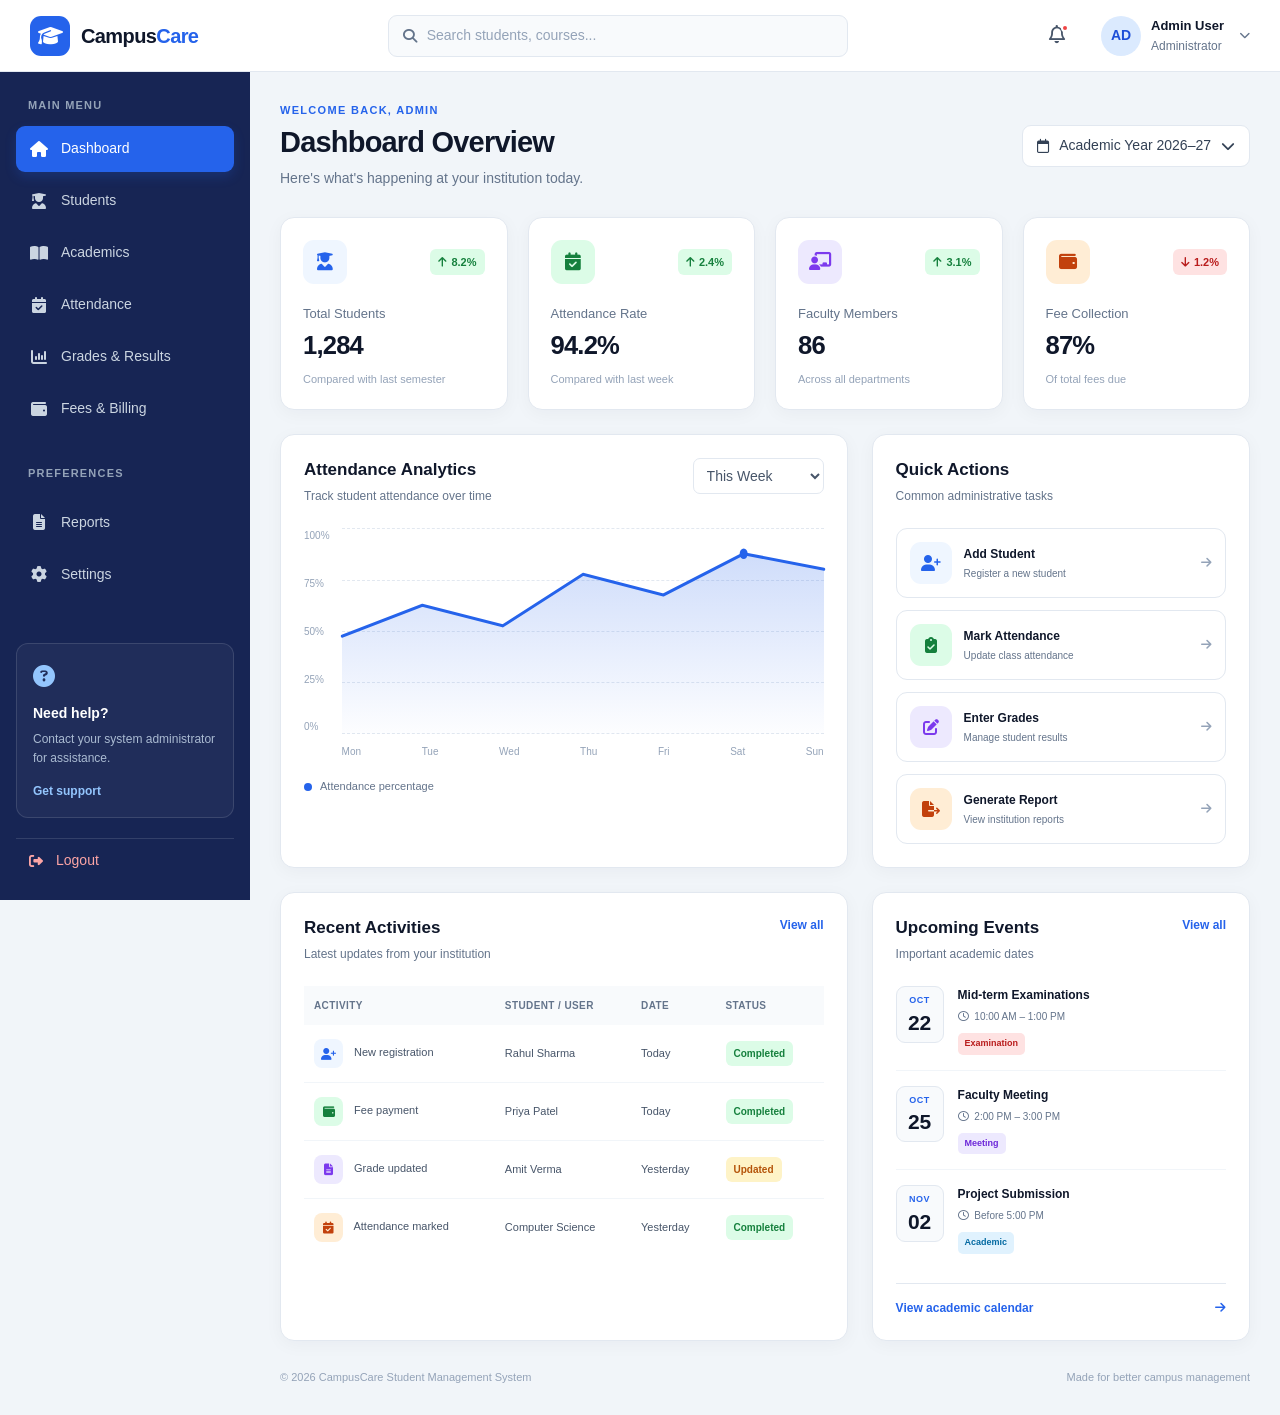
<file: FrontEnd/Index.html>
<!DOCTYPE html>
<html lang="en">

<head>
    <!-- Tells the browser that this document uses UTF-8 characters. -->
    <meta charset="UTF-8">

    <!-- Makes the website adjust to mobile, tablet, and desktop screens. -->
    <meta name="viewport" content="width=device-width, initial-scale=1.0">

    <!-- The title appears in the browser tab. -->
    <title>Student Management System - Dashboard</title>

    <!-- Connects this HTML file to the separate CSS file. -->
    <!-- Both files must be in the same folder for this path to work. -->
    <link rel="stylesheet" href="Index.css">

    <!-- Loads Font Awesome icons from the internet. -->
    <!-- Example: fa-house displays a house icon. -->
    <link
        rel="stylesheet"
        href="https://cdnjs.cloudflare.com/ajax/libs/font-awesome/6.5.2/css/all.min.css">
</head>

<body>

    <!-- =====================================================
         MAIN APPLICATION CONTAINER
         Contains the complete dashboard interface.
         ===================================================== -->
    <div class="app-container">


        <!-- =================================================
             1. TOP HEADER
             Contains the application logo, search, and profile.
             ================================================= -->
        <header class="top-header">

            <!-- Clicking the brand takes the user to the dashboard. -->
            <a href="Index.html" class="brand">

                <!-- Icon displayed beside the application name. -->
                <span class="brand-icon">
                    <i class="fa-solid fa-graduation-cap"></i>
                </span>

                <!-- Application name. -->
                <span class="brand-name">
                    Campus<span>Care</span>
                </span>

            </a>


            <!-- Search area for students, courses, and other records. -->
            <!-- This is only the visual input; JavaScript is needed to search. -->
            <div class="header-search">

                <!-- Search icon. -->
                <i class="fa-solid fa-magnifying-glass"></i>

                <!-- Input where the user can type a search term. -->
                <input
                    type="search"
                    placeholder="Search students, courses..."
                    aria-label="Search students and courses">

            </div>


            <!-- Contains notifications and the administrator profile. -->
            <div class="header-actions">

                <!-- Notification button. -->
                <!-- A real notification system needs JavaScript and backend data. -->
                <button
                    type="button"
                    class="icon-button"
                    aria-label="Notifications">

                    <i class="fa-regular fa-bell"></i>

                    <!-- Small red dot indicating a notification. -->
                    <span class="notification-dot"></span>

                </button>


                <!-- Administrator profile information. -->
                <div class="profile">

                    <!-- Placeholder initials for the user's profile picture. -->
                    <div class="profile-avatar">AD</div>

                    <div class="profile-info">
                        <strong>Admin User</strong>
                        <span>Administrator</span>
                    </div>

                    <!-- Small arrow beside the profile. -->
                    <i class="fa-solid fa-chevron-down profile-arrow"></i>

                </div>

            </div>

        </header>


        <!-- =================================================
             2. SIDEBAR NAVIGATION
             Contains links to the main application pages.
             ================================================= -->
        <aside class="sidebar">

            <!-- Sidebar section heading. -->
            <p class="sidebar-label">MAIN MENU</p>


            <!-- The nav element groups navigation links together. -->
            <nav class="sidebar-nav" aria-label="Main navigation">

                <!-- Dashboard link.
                     The active class highlights the current page. -->
                <a
                    href="Index.html"
                    class="nav-link active"
                    aria-current="page">

                    <i class="fa-solid fa-house"></i>
                    <span>Dashboard</span>

                </a>


                <!-- Opens the student list page when that file exists. -->
                <a href="StudentPage.html" class="nav-link">
                    <i class="fa-solid fa-user-graduate"></i>
                    <span>Students</span>
                </a>


                <!-- Opens the academics page when created. -->
                <a href="Academics.html" class="nav-link">
                    <i class="fa-solid fa-book-open"></i>
                    <span>Academics</span>
                </a>


                <!-- Opens the attendance management page. -->
                <a href="Attendance.html" class="nav-link">
                    <i class="fa-solid fa-calendar-check"></i>
                    <span>Attendance</span>
                </a>


                <!-- Opens the grades and results page. -->
                <a href="Grades.html" class="nav-link">
                    <i class="fa-solid fa-chart-column"></i>
                    <span>Grades &amp; Results</span>
                </a>


                <!-- Opens the fee management page. -->
                <a href="Billing.html" class="nav-link">
                    <i class="fa-solid fa-wallet"></i>
                    <span>Fees &amp; Billing</span>
                </a>


                <!-- Separates the main menu from additional links. -->
                <p class="sidebar-label secondary-label">PREFERENCES</p>


                <!-- Opens the reports page. -->
                <a href="Reports.html" class="nav-link">
                    <i class="fa-solid fa-file-lines"></i>
                    <span>Reports</span>
                </a>


                <!-- Opens the settings page. -->
                <a href="Settings.html" class="nav-link">
                    <i class="fa-solid fa-gear"></i>
                    <span>Settings</span>
                </a>

            </nav>


            <!-- Help information displayed near the bottom of the sidebar. -->
            <div class="sidebar-help">

                <div class="help-icon">
                    <i class="fa-solid fa-circle-question"></i>
                </div>

                <h3>Need help?</h3>

                <p>
                    Contact your system administrator for assistance.
                </p>

                <!-- Opens the visitor's default email application. -->
                <!-- Replace this example email with your real support email. -->
                <a href="mailto:admin@example.com">Get support</a>

            </div>


            <!-- Navigates to the login page.
                 This link alone does not destroy a real login session. -->
            <a href="LoginPage.html" class="logout-link">

                <i class="fa-solid fa-right-from-bracket"></i>
                <span>Logout</span>

            </a>

        </aside>


        <!-- =================================================
             3. MAIN DASHBOARD CONTENT
             Everything displayed to the right of the sidebar
             on desktop screens goes inside this main element.
             ================================================= -->
        <main class="main-content">


            <!-- Page title and academic-year selector. -->
            <section class="page-heading">

                <div>
                    <!-- Small introductory text above the main heading. -->
                    <p class="welcome-text">WELCOME BACK, ADMIN</p>

                    <!-- Main heading for this page. -->
                    <h1>Dashboard Overview</h1>

                    <!-- Short description below the heading. -->
                    <p class="page-description">
                        Here's what's happening at your institution today.
                    </p>
                </div>


                <!-- Academic-year selector design.
                     It is not connected to actual data yet. -->
                <button type="button" class="date-button">

                    <i class="fa-regular fa-calendar"></i>

                    Academic Year 2026–27

                    <i class="fa-solid fa-chevron-down"></i>

                </button>

            </section>


            <!-- =================================================
                 4. KPI CARDS
                 KPI means Key Performance Indicator.
                 These cards display important summary numbers.
                 ================================================= -->
            <section class="kpi-grid" aria-label="Institution statistics">


                <!-- KPI CARD 1: TOTAL STUDENTS -->
                <article class="kpi-card">

                    <div class="kpi-top">

                        <!-- Icon for the student statistic. -->
                        <div class="kpi-icon blue-icon">
                            <i class="fa-solid fa-user-graduate"></i>
                        </div>

                        <!-- Example percentage change. -->
                        <span class="trend positive">
                            <i class="fa-solid fa-arrow-up"></i>
                            8.2%
                        </span>

                    </div>

                    <p class="kpi-label">Total Students</p>

                    <!-- Example value. Replace with database data later. -->
                    <h2>1,284</h2>

                    <p class="kpi-footnote">
                        Compared with last semester
                    </p>

                </article>


                <!-- KPI CARD 2: ATTENDANCE RATE -->
                <article class="kpi-card">

                    <div class="kpi-top">

                        <div class="kpi-icon green-icon">
                            <i class="fa-solid fa-calendar-check"></i>
                        </div>

                        <span class="trend positive">
                            <i class="fa-solid fa-arrow-up"></i>
                            2.4%
                        </span>

                    </div>

                    <p class="kpi-label">Attendance Rate</p>

                    <h2>94.2%</h2>

                    <p class="kpi-footnote">
                        Compared with last week
                    </p>

                </article>


                <!-- KPI CARD 3: FACULTY MEMBERS -->
                <article class="kpi-card">

                    <div class="kpi-top">

                        <div class="kpi-icon purple-icon">
                            <i class="fa-solid fa-chalkboard-user"></i>
                        </div>

                        <span class="trend positive">
                            <i class="fa-solid fa-arrow-up"></i>
                            3.1%
                        </span>

                    </div>

                    <p class="kpi-label">Faculty Members</p>

                    <h2>86</h2>

                    <p class="kpi-footnote">
                        Across all departments
                    </p>

                </article>


                <!-- KPI CARD 4: FEE COLLECTION -->
                <article class="kpi-card">

                    <div class="kpi-top">

                        <div class="kpi-icon orange-icon">
                            <i class="fa-solid fa-wallet"></i>
                        </div>

                        <span class="trend negative">
                            <i class="fa-solid fa-arrow-down"></i>
                            1.2%
                        </span>

                    </div>

                    <p class="kpi-label">Fee Collection</p>

                    <h2>87%</h2>

                    <p class="kpi-footnote">
                        Of total fees due
                    </p>

                </article>

            </section>


            <!-- =================================================
                 5. MIDDLE DASHBOARD SECTION
                 Contains attendance analytics and quick actions.
                 ================================================= -->
            <section class="middle-grid">


                <!-- ATTENDANCE ANALYTICS PANEL -->
                <article class="panel analytics-panel">

                    <div class="panel-heading">

                        <div>
                            <h2>Attendance Analytics</h2>

                            <p>
                                Track student attendance over time
                            </p>
                        </div>

                        <!-- Allows choosing a time period visually.
                             JavaScript is needed to update the chart. -->
                        <select aria-label="Attendance time period">
                            <option>This Week</option>
                            <option>This Month</option>
                            <option>This Semester</option>
                        </select>

                    </div>


                    <!-- Chart layout: labels on the left and chart on the right. -->
                    <div class="chart-placeholder">

                        <!-- Vertical-axis labels. -->
                        <div class="chart-y-axis">
                            <span>100%</span>
                            <span>75%</span>
                            <span>50%</span>
                            <span>25%</span>
                            <span>0%</span>
                        </div>


                        <!-- Main area containing the graph. -->
                        <div class="chart-area">

                            <!-- Horizontal grid lines behind the graph. -->
                            <div class="chart-grid-lines">
                                <span></span>
                                <span></span>
                                <span></span>
                                <span></span>
                                <span></span>
                            </div>


                            <!-- SVG draws a sample line graph without a chart library.
                                 Its coordinates are illustrative, not real data. -->
                            <svg
                                class="attendance-chart"
                                viewBox="0 0 600 200"
                                preserveAspectRatio="none"
                                role="img"
                                aria-label="Illustrative attendance trend chart">

                                <!-- Gradient used to shade the area under the line. -->
                                <defs>
                                    <linearGradient
                                        id="attendanceFill"
                                        x1="0"
                                        y1="0"
                                        x2="0"
                                        y2="1">

                                        <stop
                                            offset="0%"
                                            stop-color="#2563eb"
                                            stop-opacity="0.22" />

                                        <stop
                                            offset="100%"
                                            stop-color="#2563eb"
                                            stop-opacity="0.01" />

                                    </linearGradient>
                                </defs>


                                <!-- Filled area below the attendance line. -->
                                <path
                                    d="M 0 105
                                       L 100 75
                                       L 200 95
                                       L 300 45
                                       L 400 65
                                       L 500 25
                                       L 600 40
                                       L 600 200
                                       L 0 200 Z"
                                    fill="url(#attendanceFill)" />


                                <!-- Connects the points to form the graph line. -->
                                <polyline
                                    points="0,105 100,75 200,95 300,45
                                            400,65 500,25 600,40"
                                    fill="none"
                                    stroke="#2563eb"
                                    stroke-width="3"
                                    stroke-linecap="round"
                                    stroke-linejoin="round" />


                                <!-- Marks one point on the line. -->
                                <circle
                                    cx="500"
                                    cy="25"
                                    r="5"
                                    fill="#2563eb" />

                            </svg>


                            <!-- Labels along the horizontal axis. -->
                            <div class="chart-x-axis">
                                <span>Mon</span>
                                <span>Tue</span>
                                <span>Wed</span>
                                <span>Thu</span>
                                <span>Fri</span>
                                <span>Sat</span>
                                <span>Sun</span>
                            </div>

                        </div>

                    </div>


                    <!-- Explains what the blue graph represents. -->
                    <div class="chart-legend">
                        <span class="legend-dot"></span>
                        <span>Attendance percentage</span>
                    </div>

                </article>


                <!-- QUICK ACTIONS PANEL -->
                <article class="panel quick-actions-panel">

                    <div class="panel-heading">
                        <div>
                            <h2>Quick Actions</h2>
                            <p>Common administrative tasks</p>
                        </div>
                    </div>


                    <!-- Each action links to a different application page. -->
                    <div class="quick-actions-grid">


                        <!-- Add student action. -->
                        <a href="AddStudent.html" class="action-card">

                            <span class="action-icon blue-icon">
                                <i class="fa-solid fa-user-plus"></i>
                            </span>

                            <span>
                                <strong>Add Student</strong>
                                <small>Register a new student</small>
                            </span>

                            <i class="fa-solid fa-arrow-right action-arrow"></i>

                        </a>


                        <!-- Attendance action. -->
                        <a href="Attendance.html" class="action-card">

                            <span class="action-icon green-icon">
                                <i class="fa-solid fa-clipboard-check"></i>
                            </span>

                            <span>
                                <strong>Mark Attendance</strong>
                                <small>Update class attendance</small>
                            </span>

                            <i class="fa-solid fa-arrow-right action-arrow"></i>

                        </a>


                        <!-- Grades action. -->
                        <a href="Grades.html" class="action-card">

                            <span class="action-icon purple-icon">
                                <i class="fa-solid fa-pen-to-square"></i>
                            </span>

                            <span>
                                <strong>Enter Grades</strong>
                                <small>Manage student results</small>
                            </span>

                            <i class="fa-solid fa-arrow-right action-arrow"></i>

                        </a>


                        <!-- Reports action. -->
                        <a href="Reports.html" class="action-card">

                            <span class="action-icon orange-icon">
                                <i class="fa-solid fa-file-export"></i>
                            </span>

                            <span>
                                <strong>Generate Report</strong>
                                <small>View institution reports</small>
                            </span>

                            <i class="fa-solid fa-arrow-right action-arrow"></i>

                        </a>

                    </div>

                </article>

            </section>


            <!-- =================================================
                 6. BOTTOM DASHBOARD SECTION
                 Contains recent activities and upcoming events.
                 ================================================= -->
            <section class="bottom-grid">


                <!-- RECENT ACTIVITIES PANEL -->
                <article class="panel activity-panel">

                    <div class="panel-heading">

                        <div>
                            <h2>Recent Activities</h2>
                            <p>Latest updates from your institution</p>
                        </div>

                        <a href="Reports.html" class="view-all">
                            View all
                        </a>

                    </div>


                    <!-- Allows the table to scroll horizontally on small screens. -->
                    <div class="table-wrapper">

                        <table>

                            <!-- Column headings. -->
                            <thead>
                                <tr>
                                    <th>Activity</th>
                                    <th>Student / User</th>
                                    <th>Date</th>
                                    <th>Status</th>
                                </tr>
                            </thead>


                            <!-- Example activity records. -->
                            <tbody>

                                <!-- Activity row 1. -->
                                <tr>
                                    <td>
                                        <span class="table-icon blue-icon">
                                            <i class="fa-solid fa-user-plus"></i>
                                        </span>
                                        New registration
                                    </td>

                                    <td>Rahul Sharma</td>
                                    <td>Today</td>

                                    <td>
                                        <span class="status-badge success">
                                            Completed
                                        </span>
                                    </td>
                                </tr>


                                <!-- Activity row 2. -->
                                <tr>
                                    <td>
                                        <span class="table-icon green-icon">
                                            <i class="fa-solid fa-wallet"></i>
                                        </span>
                                        Fee payment
                                    </td>

                                    <td>Priya Patel</td>
                                    <td>Today</td>

                                    <td>
                                        <span class="status-badge success">
                                            Completed
                                        </span>
                                    </td>
                                </tr>


                                <!-- Activity row 3. -->
                                <tr>
                                    <td>
                                        <span class="table-icon purple-icon">
                                            <i class="fa-solid fa-file-lines"></i>
                                        </span>
                                        Grade updated
                                    </td>

                                    <td>Amit Verma</td>
                                    <td>Yesterday</td>

                                    <td>
                                        <span class="status-badge pending">
                                            Updated
                                        </span>
                                    </td>
                                </tr>


                                <!-- Activity row 4. -->
                                <tr>
                                    <td>
                                        <span class="table-icon orange-icon">
                                            <i class="fa-solid fa-calendar-check"></i>
                                        </span>
                                        Attendance marked
                                    </td>

                                    <td>Computer Science</td>
                                    <td>Yesterday</td>

                                    <td>
                                        <span class="status-badge success">
                                            Completed
                                        </span>
                                    </td>
                                </tr>

                            </tbody>

                        </table>

                    </div>

                </article>


                <!-- UPCOMING EVENTS PANEL -->
                <article class="panel events-panel">

                    <div class="panel-heading">

                        <div>
                            <h2>Upcoming Events</h2>
                            <p>Important academic dates</p>
                        </div>

                        <a href="Academics.html" class="view-all">
                            View all
                        </a>

                    </div>


                    <!-- Groups the upcoming events vertically. -->
                    <div class="event-list">


                        <!-- Event 1. -->
                        <div class="event-item">

                            <!-- Date shown inside a calendar-like box. -->
                            <div class="event-date">
                                <span>OCT</span>
                                <strong>22</strong>
                            </div>

                            <div class="event-details">

                                <h3>Mid-term Examinations</h3>

                                <p>
                                    <i class="fa-regular fa-clock"></i>
                                    10:00 AM – 1:00 PM
                                </p>

                                <span class="event-category exam-category">
                                    Examination
                                </span>

                            </div>

                        </div>


                        <!-- Event 2. -->
                        <div class="event-item">

                            <div class="event-date">
                                <span>OCT</span>
                                <strong>25</strong>
                            </div>

                            <div class="event-details">

                                <h3>Faculty Meeting</h3>

                                <p>
                                    <i class="fa-regular fa-clock"></i>
                                    2:00 PM – 3:00 PM
                                </p>

                                <span class="event-category meeting-category">
                                    Meeting
                                </span>

                            </div>

                        </div>


                        <!-- Event 3. -->
                        <div class="event-item">

                            <div class="event-date">
                                <span>NOV</span>
                                <strong>02</strong>
                            </div>

                            <div class="event-details">

                                <h3>Project Submission</h3>

                                <p>
                                    <i class="fa-regular fa-clock"></i>
                                    Before 5:00 PM
                                </p>

                                <span class="event-category academic-category">
                                    Academic
                                </span>

                            </div>

                        </div>

                    </div>


                    <!-- Link to the academic calendar page. -->
                    <a href="Academics.html" class="all-events-link">

                        View academic calendar

                        <i class="fa-solid fa-arrow-right"></i>

                    </a>

                </article>

            </section>


            <!-- =================================================
                 7. FOOTER
                 Displayed at the bottom of the dashboard.
                 ================================================= -->
            <footer class="page-footer">

                <p>
                    &copy; 2026 CampusCare Student Management System
                </p>

                <p>
                    Made for better campus management
                </p>

            </footer>

        </main>

    </div>

</body>
</html>
</file>
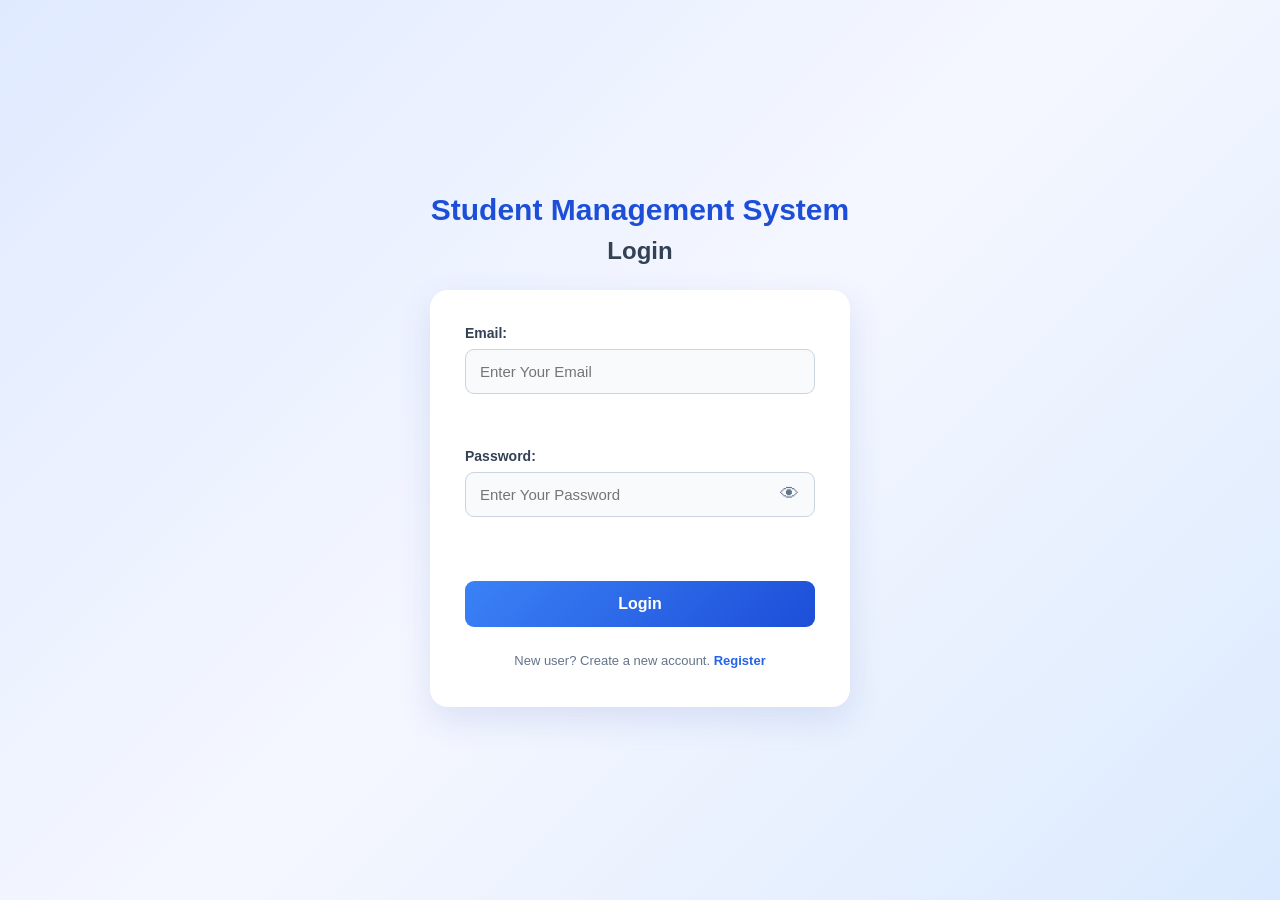
<file: FrontEnd/LoginPage.html>
<!DOCTYPE html>
<html lang="en">
<head>
    <meta charset="UTF-8">
    <meta name="viewport" content="width=device-width, initial-scale=1.0">
    <title>Login Page</title>
    <link rel="stylesheet" href="LoginPage.css">
</head>
<body>

    <h1>Student Management System</h1>
    <h2>Login</h2>

    <form action="/login" method="POST" onsubmit="return ValidateForm()" novalidate>

        <label for="email">Email:</label>
        <input
            type="email"
            id="email"
            name="email"
            placeholder="Enter Your Email"
            required
        >
         <p id="EmailError" style="color: red;"></p>

        <br><br>


<label for="password">Password:</label>

<div class="password-wrapper">
    <input
        type="password"
        id="password"
        name="password"
        placeholder="Enter Your Password"
    >

    <button
        type="button"
        class="show-password"
        id="togglePassword"
        aria-label="Show password"
        aria-pressed="false"
    >👁</button>
</div>


        <p id="PasswordError" style="color: red;"></p>

        <br><br>

        <button type="submit"> Login </button>

        <p>
            New user? Create a new account.
            <a href="RegisterPage.html">Register</a>
        </p>
    </form>

    <script src="LoginPage.js"></script>
</body>
</html>
</file>
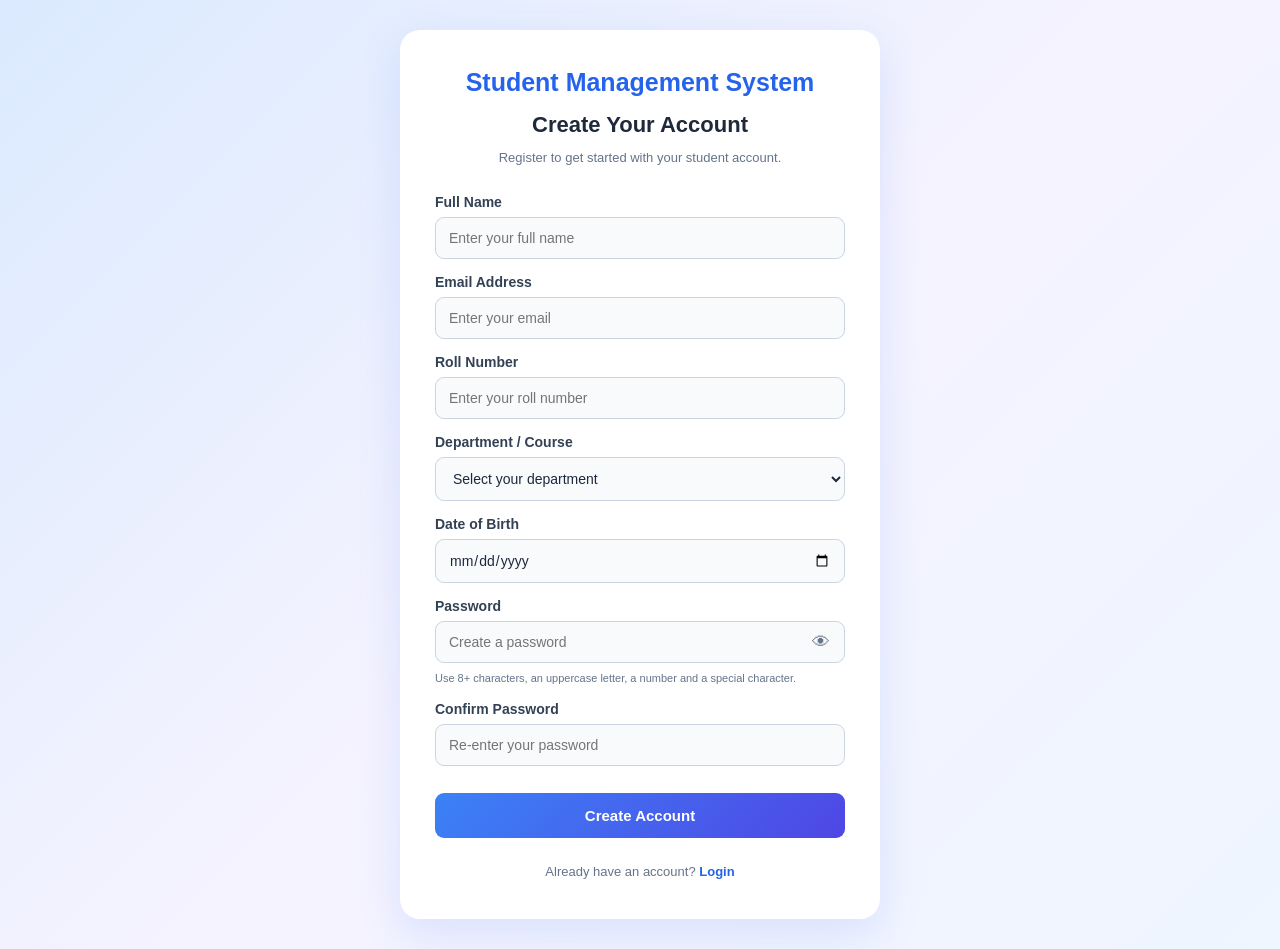
<file: FrontEnd/RegisterPage.html>
<!DOCTYPE html>
<html lang="en">
<head>
    <meta charset="UTF-8">
    <meta name="viewport" content="width=device-width, initial-scale=1.0">

    <title>Student Registration</title>

    <!-- Connect the CSS file to design this registration page -->
    <link rel="stylesheet" href="RegisterPage.css">
</head>
<body>

    <!-- Main registration card -->
    <div class="register-container">

        <!-- Website heading -->
        <h1>Student Management System</h1>
        <h2>Create Your Account</h2>

        <p class="subtitle">
            Register to get started with your student account.
        </p>

        <!-- Registration form; JavaScript checks the fields before proceeding -->
        <form id="registerForm" novalidate>

            <!-- Name field: takes the student's full name -->
            <label for="name">Full Name</label>
            <input
                type="text"
                id="name"
                name="name"
                placeholder="Enter your full name"
                autocomplete="name"
                required
            >
            <p class="error" id="NameError"></p>

            <!-- Email field: takes the student's email address -->
            <label for="email">Email Address</label>
            <input
                type="email"
                id="email"
                name="email"
                placeholder="Enter your email"
                autocomplete="email"
                required
            >
            <p class="error" id="EmailError"></p>

            <!-- Roll number field: identifies the student in the college -->
            <label for="rollNumber">Roll Number</label>
            <input
                type="text"
                id="rollNumber"
                name="rollNumber"
                placeholder="Enter your roll number"
                required
            >
            <p class="error" id="RollError"></p>

            <!-- Department field: lets the student select their course -->
            <label for="department">Department / Course</label>
            <select id="department" name="department" required>
                <option value="">Select your department</option>
                <option value="BCA">BCA</option>
                <option value="MCA">MCA</option>
                <option value="BBA">BBA</option>
                <option value="MBA">MBA</option>
                <option value="B.Tech">B.Tech</option>
                <option value="M.Tech">M.Tech</option>
                <option value="B.Sc">B.Sc</option>
                <option value="M.Sc">M.Sc</option>
                <option value="B.Com">B.Com</option>
                <option value="Other">Other</option>
            </select>
            <p class="error" id="DepartmentError"></p>

            <!-- Date of birth field: collects the student's birth date -->
            <label for="dob">Date of Birth</label>
            <input
                type="date"
                id="dob"
                name="dob"
                autocomplete="bday"
                required
            >
            <p class="error" id="DobError"></p>

            <!-- Password field: lets the student create a password -->
            <label for="password">Password</label>
            <div class="password-wrapper">
                <input
                    type="password"
                    id="password"
                    name="password"
                    placeholder="Create a password"
                    autocomplete="new-password"
                    required
                >

                <!-- This button shows or hides the password -->
                <button
                    type="button"
                    class="show-password"
                    id="togglePassword"
                    aria-label="Show password"
                    aria-pressed="false"
                >👁</button>
            </div>
            <p class="hint">
                Use 8+ characters, an uppercase letter, a number
                and a special character.
            </p>
            <p class="error" id="PasswordError"></p>

            <!-- Confirm password: checks that both password entries match -->
            <label for="confirmPassword">Confirm Password</label>
            <input
                type="password"
                id="confirmPassword"
                name="confirmPassword"
                placeholder="Re-enter your password"
                autocomplete="new-password"
                required
            >
            <p class="error" id="ConfirmPasswordError"></p>

            <!-- Submit button: starts registration validation -->
            <button type="submit" class="register-button">
                Create Account
            </button>

            <!-- Link for students who already have an account -->
            <p class="login-link">
                Already have an account?
                <a href="LoginPage.html">Login</a>
            </p>

        </form>
    </div>

    <!-- Load JavaScript after the HTML elements exist -->
    <script src="RegisterPage.js"></script>
</body>
</html>
</file>
<file: FrontEnd/Index.css>
/* =========================================================
   SECTION 1: GLOBAL RESET
   ========================================================= */

/*
   Browsers add default margins and padding to some elements.
   This reset removes them so we can control the layout ourselves.
*/
* {
    margin: 0;
    padding: 0;

    /*
       With border-box, width includes content, padding, and border.
       This makes calculating element sizes much easier.
    */
    box-sizing: border-box;
}


/* =========================================================
   SECTION 2: DESIGN VARIABLES
   ========================================================= */

/*
   :root stores reusable CSS variables.

   Instead of writing the same color many times, we define it once.
   Example: var(--primary) uses the primary blue color.

   If you change a variable here, all elements using it update.
*/
:root {
    /* Main brand colors */
    --primary: #2563eb;
    --primary-dark: #1d4ed8;
    --primary-light: #eff6ff;

    /* Sidebar colors */
    --sidebar-bg: #172554;
    --sidebar-text: #cbd5e1;

    /* Page and card colors */
    --page-bg: #f1f5f9;
    --surface: #ffffff;

    /* Text colors */
    --text-primary: #0f172a;
    --text-secondary: #64748b;

    /* Borders and separators */
    --border: #e2e8f0;

    /* Success status colors */
    --success: #15803d;
    --success-bg: #dcfce7;

    /* Warning status colors */
    --warning: #b45309;
    --warning-bg: #fef3c7;

    /* Error status colors */
    --danger: #b91c1c;
    --danger-bg: #fee2e2;

    /* Additional icon colors */
    --purple: #7c3aed;
    --purple-bg: #ede9fe;

    --orange: #c2410c;
    --orange-bg: #ffedd5;

    --green: #15803d;
    --green-bg: #dcfce7;

    /* Reusable rounded-corner sizes */
    --radius: 14px;
    --radius-small: 9px;

    /* Subtle shadow used on dashboard cards */
    --shadow: 0 4px 18px rgba(15, 23, 42, 0.04);

    /* Duration used by hover and focus transitions */
    --transition: 0.2s ease;
}


/* =========================================================
   SECTION 3: BODY AND DEFAULT ELEMENTS
   ========================================================= */

body {
    /*
       Uses Inter when available, then system fonts as fallbacks.
       This avoids depending on one specific font being installed.
    */
    font-family: Inter, "Segoe UI", Arial, sans-serif;

    /* Applies the light background to the complete page. */
    background: var(--page-bg);

    /* Default text color for the dashboard. */
    color: var(--text-primary);

    /* Standard text size and line spacing. */
    font-size: 14px;
    line-height: 1.5;
}

/*
   Makes buttons, inputs, and dropdowns inherit the page font.
   Otherwise, some browsers use different default fonts.
*/
button,
input,
select {
    font: inherit;
}

/*
   Removes the default underline from links.
   Individual links can still be underlined on hover if desired.
*/
a {
    color: inherit;
    text-decoration: none;
}

/* Shows the hand cursor over buttons. */
button {
    cursor: pointer;
}


/* =========================================================
   SECTION 4: MAIN APPLICATION CONTAINER
   ========================================================= */

/*
   This is the outermost wrapper around the header, sidebar,
   and main content.
*/
.app-container {
    /*
       Ensures the application is at least as tall as the screen.
       The page can grow taller when its content requires it.
    */
    min-height: 100vh;
}


/* =========================================================
   SECTION 5: TOP HEADER
   ========================================================= */

.top-header {
    /* Sets the header's normal height. */
    height: 72px;

    /* Adds space to the left and right of header content. */
    padding: 0 30px;

    background: var(--surface);

    /* Separates the header from the content below it. */
    border-bottom: 1px solid var(--border);

    /*
       Flexbox places the logo, search box, and profile
       in one horizontal row.
    */
    display: flex;

    /* Vertically centers the header's children. */
    align-items: center;

    /*
       Distributes free horizontal space between the children.
    */
    justify-content: space-between;

    /* Adds a minimum gap between header sections. */
    gap: 28px;

    /*
       Keeps the header visible at the top when the page scrolls.
    */
    position: sticky;
    top: 0;

    /*
       Places the header above normal page content.
       The sidebar has a lower stacking level.
    */
    z-index: 100;
}


/* =========================================================
   SECTION 6: BRAND AND LOGO
   ========================================================= */

.brand {
    display: flex;
    align-items: center;

    /* Adds space between the icon and application name. */
    gap: 11px;

    /*
       Prevents the brand from shrinking when the search box
       or other header content needs space.
    */
    flex-shrink: 0;
}

.brand-icon {
    width: 40px;
    height: 40px;

    background: var(--primary);
    color: white;

    /* Rounds the corners of the logo background. */
    border-radius: 11px;

    /* Centers the graduation-cap icon. */
    display: flex;
    align-items: center;
    justify-content: center;

    font-size: 20px;
}

.brand-name {
    font-size: 20px;
    font-weight: 800;

    /* Slightly tightens the spacing between letters. */
    letter-spacing: -0.6px;
}

/* Highlights the second part of the brand name. */
.brand-name span {
    color: var(--primary);
}


/* =========================================================
   SECTION 7: HEADER SEARCH BOX
   ========================================================= */

.header-search {
    /*
       The search box can grow but cannot exceed 460px.
       width: 100% lets it use available space up to that limit.
    */
    max-width: 460px;
    width: 100%;

    height: 42px;

    /* Places the search icon and input next to each other. */
    display: flex;
    align-items: center;
    gap: 10px;

    padding: 0 14px;

    border: 1px solid var(--border);
    border-radius: var(--radius-small);

    background: #f8fafc;
    color: var(--text-secondary);

    /* Smoothly animates border and background changes. */
    transition: var(--transition);
}

/*
   :focus-within applies when the input inside this container
   has keyboard or pointer focus.
*/
.header-search:focus-within {
    border-color: var(--primary);
    background: white;

    /* Adds a soft ring around the active search box. */
    box-shadow: 0 0 0 3px rgba(37, 99, 235, 0.1);
}

.header-search input {
    /*
       Allows the input to fill the remaining search-box width.
       min-width: 0 allows it to shrink inside a flex container.
    */
    width: 100%;
    min-width: 0;

    /* Removes the browser's default input border and outline. */
    border: none;
    outline: none;

    /* Lets the search container supply the background. */
    background: transparent;

    color: var(--text-primary);
}

/* Gives placeholder text a lighter color than typed text. */
.header-search input::placeholder {
    color: #94a3b8;
}


/* =========================================================
   SECTION 8: HEADER ACTIONS AND PROFILE
   ========================================================= */

.header-actions {
    display: flex;
    align-items: center;
    gap: 24px;

    /* Keeps the profile and notification button from shrinking. */
    flex-shrink: 0;
}

.icon-button {
    width: 40px;
    height: 40px;

    border: none;
    border-radius: 10px;

    background: transparent;
    color: #475569;

    font-size: 18px;

    /*
       position: relative creates a positioning reference
       for the notification dot inside this button.
    */
    position: relative;

    transition: var(--transition);
}

/* Changes the notification button appearance on hover. */
.icon-button:hover {
    background: var(--primary-light);
    color: var(--primary);
}

.notification-dot {
    width: 8px;
    height: 8px;

    background: #ef4444;

    /*
       A white border helps the red dot stand out against
       the background behind it.
    */
    border: 2px solid white;
    border-radius: 50%;

    /*
       Positions the dot near the upper-right corner
       of the notification button.
    */
    position: absolute;
    top: 8px;
    right: 8px;
}

.profile {
    display: flex;
    align-items: center;
    gap: 10px;
}

.profile-avatar {
    width: 40px;
    height: 40px;

    border-radius: 50%;
    background: #dbeafe;
    color: var(--primary-dark);

    display: flex;
    align-items: center;
    justify-content: center;

    font-weight: 800;
}

.profile-info {
    /*
       Stacks the username and role vertically.
    */
    display: flex;
    flex-direction: column;
    gap: 1px;
}

.profile-info strong {
    font-size: 13px;
}

.profile-info span {
    font-size: 12px;
    color: var(--text-secondary);
}

.profile-arrow {
    color: var(--text-secondary);
    font-size: 11px;
    margin-left: 5px;
}


/* =========================================================
   SECTION 9: SIDEBAR LAYOUT
   ========================================================= */

.sidebar {
    width: 250px;

    background: var(--sidebar-bg);
    color: var(--sidebar-text);

    /*
       The sidebar remains fixed on desktop.
       It does not move away when the main content scrolls.
    */
    position: fixed;

    /*
       Starts directly below the 72px header.
    */
    top: 72px;

    /* Anchors the sidebar to the left side of the screen. */
    left: 0;

    /* Extends the sidebar to the bottom of the viewport. */
    bottom: 0;

    padding: 25px 16px 18px;

    /*
       If the sidebar's content becomes too tall,
       the sidebar can scroll independently.
    */
    overflow-y: auto;

    /*
       Allows the sidebar to arrange its children vertically.
    */
    display: flex;
    flex-direction: column;
}


/* Small section headings inside the sidebar. */
.sidebar-label {
    padding: 0 12px;
    margin-bottom: 12px;

    color: #94a3b8;

    font-size: 11px;
    font-weight: 800;

    /* Spreads out letters for the small uppercase heading. */
    letter-spacing: 1.2px;
}

/*
   Adds space above the PREFERENCES heading
   so it is visually separated from the main menu.
*/
.secondary-label {
    margin-top: 27px;
}


/* =========================================================
   SECTION 10: SIDEBAR NAVIGATION LINKS
   ========================================================= */

.sidebar-nav {
    display: flex;
    flex-direction: column;

    /* Space between each navigation link. */
    gap: 6px;
}

.nav-link {
    min-height: 46px;
    padding: 0 13px;

    border-radius: 9px;

    display: flex;
    align-items: center;
    gap: 13px;

    color: var(--sidebar-text);
    font-weight: 500;

    transition: var(--transition);
}

/*
   Giving icons a fixed width helps the link text line up
   even when the icons have different shapes.
*/
.nav-link i {
    width: 19px;
    text-align: center;
    font-size: 16px;
}

/* Changes a link's background when the pointer hovers over it. */
.nav-link:hover {
    color: white;
    background: rgba(255, 255, 255, 0.08);
}

/*
   The active class highlights the current page.
   HTML must add class="active" to the current navigation link.
*/
.nav-link.active {
    color: white;
    background: var(--primary);

    box-shadow: 0 5px 12px rgba(37, 99, 235, 0.2);
}


/* =========================================================
   SECTION 11: SIDEBAR HELP CARD
   ========================================================= */

.sidebar-help {
    /*
       In the flex sidebar, auto top margin pushes the help card
       toward the bottom, after the navigation links.
    */
    margin-top: auto;
    margin-bottom: 20px;

    padding: 16px;

    border: 1px solid rgba(255, 255, 255, 0.12);
    border-radius: 12px;

    /* A slightly lighter transparent background than the sidebar. */
    background: rgba(255, 255, 255, 0.04);
}

.help-icon {
    color: #93c5fd;
    font-size: 22px;
    margin-bottom: 10px;
}

.sidebar-help h3 {
    color: white;
    font-size: 14px;
    margin-bottom: 6px;
}

.sidebar-help p {
    color: #aabbd2;
    font-size: 12px;
    line-height: 1.6;
    margin-bottom: 12px;
}

.sidebar-help a {
    color: #93c5fd;
    font-size: 12px;
    font-weight: 700;
}

.sidebar-help a:hover {
    color: white;
    text-decoration: underline;
}


/* =========================================================
   SECTION 12: LOGOUT LINK
   ========================================================= */

.logout-link {
    min-height: 44px;
    padding: 0 13px;

    /* Separates logout from the help card above it. */
    border-top: 1px solid rgba(255, 255, 255, 0.12);

    display: flex;
    align-items: center;
    gap: 13px;

    color: #fca5a5;

    transition: var(--transition);
}

.logout-link:hover {
    color: white;
}


/* =========================================================
   SECTION 13: MAIN CONTENT LAYOUT
   ========================================================= */

.main-content {
    /*
       The sidebar is 250px wide and fixed.
       This margin leaves room for it so content doesn't
       appear underneath the sidebar on desktop.
    */
    margin-left: 250px;

    /* Space around the main dashboard content. */
    padding: 30px;

    /*
       Prevents the main area from forcing its children
       wider than the available layout.
    */
    min-width: 0;
}


/* =========================================================
   SECTION 14: PAGE HEADING
   ========================================================= */

.page-heading {
    display: flex;
    justify-content: space-between;
    align-items: center;

    gap: 20px;
    margin-bottom: 28px;
}

.welcome-text {
    color: var(--primary);

    font-size: 11px;
    font-weight: 800;
    letter-spacing: 1.3px;

    margin-bottom: 5px;
}

.page-heading h1 {
    font-size: 29px;
    line-height: 1.3;
    letter-spacing: -0.8px;

    margin-bottom: 7px;
}

.page-description {
    color: var(--text-secondary);
    font-size: 14px;
}


/* Academic year selector button. */
.date-button {
    min-height: 42px;
    padding: 0 14px;

    display: flex;
    align-items: center;
    gap: 10px;

    border: 1px solid var(--border);
    border-radius: var(--radius-small);

    background: white;
    color: #334155;

    /*
       Keeps the button text on one line when space allows.
    */
    white-space: nowrap;

    transition: var(--transition);
}

.date-button:hover {
    border-color: var(--primary);
    color: var(--primary);
}


/* =========================================================
   SECTION 15: KPI GRID
   ========================================================= */

.kpi-grid {
    display: grid;

    /*
       repeat(4, minmax(0, 1fr)) means:
       - Create four columns.
       - Give every column an equal share of the available width.
       - Allow columns to shrink below their content's minimum size.
    */
    grid-template-columns: repeat(4, minmax(0, 1fr));

    gap: 20px;
    margin-bottom: 24px;
}

.kpi-card {
    min-width: 0;
    padding: 22px;

    border: 1px solid var(--border);
    border-radius: var(--radius);

    background: var(--surface);
    box-shadow: var(--shadow);

    /*
       Smoothly animates movement and shadow changes.
    */
    transition: transform var(--transition),
                box-shadow var(--transition);
}

/* Lifts the card slightly when the user hovers over it. */
.kpi-card:hover {
    transform: translateY(-3px);

    box-shadow: 0 10px 25px rgba(15, 23, 42, 0.07);
}

.kpi-top {
    display: flex;
    align-items: center;
    justify-content: space-between;

    gap: 10px;
    margin-bottom: 20px;
}

/* Shared styling for KPI icons and action icons. */
.kpi-icon,
.action-icon {
    width: 44px;
    height: 44px;

    border-radius: 11px;

    display: flex;
    align-items: center;
    justify-content: center;

    /* Icons should keep their specified dimensions. */
    flex-shrink: 0;

    font-size: 18px;
}


/* =========================================================
   SECTION 16: ICON COLOR VARIATIONS
   ========================================================= */

/*
   These classes change the foreground and background colors.
   Multiple elements can reuse the same color classes.
*/

.blue-icon {
    color: var(--primary);
    background: var(--primary-light);
}

.green-icon {
    color: var(--green);
    background: var(--green-bg);
}

.purple-icon {
    color: var(--purple);
    background: var(--purple-bg);
}

.orange-icon {
    color: var(--orange);
    background: var(--orange-bg);
}


/* =========================================================
   SECTION 17: KPI TREND BADGES
   ========================================================= */

.trend {
    display: inline-flex;
    align-items: center;
    gap: 5px;

    padding: 5px 8px;

    border-radius: 6px;

    font-size: 11px;
    font-weight: 800;

    /* Prevents the percentage text from wrapping. */
    white-space: nowrap;
}

/* Green means the example metric increased. */
.trend.positive {
    color: var(--success);
    background: var(--success-bg);
}

/* Red means the example metric decreased. */
.trend.negative {
    color: var(--danger);
    background: var(--danger-bg);
}

.kpi-label {
    color: var(--text-secondary);
    font-size: 13px;
    margin-bottom: 5px;
}

.kpi-card h2 {
    /*
       clamp(minimum, preferred, maximum) lets the number
       scale with the viewport while keeping it within limits.
    */
    font-size: clamp(23px, 2vw, 31px);

    line-height: 1.3;
    letter-spacing: -0.8px;

    margin-bottom: 9px;
}

.kpi-footnote {
    color: #94a3b8;
    font-size: 11px;
}


/* =========================================================
   SECTION 18: REUSABLE PANELS
   ========================================================= */

/*
   A panel is a reusable white card.
   The analytics, quick actions, activities, and events
   sections all use the panel class.
*/
.panel {
    min-width: 0;
    padding: 23px;

    background: var(--surface);

    border: 1px solid var(--border);
    border-radius: var(--radius);

    box-shadow: var(--shadow);
}

/* Aligns the heading and optional controls inside each panel. */
.panel-heading {
    display: flex;
    justify-content: space-between;
    align-items: flex-start;

    gap: 15px;
    margin-bottom: 23px;
}

.panel-heading h2 {
    font-size: 17px;
    line-height: 1.4;
    margin-bottom: 5px;
}

.panel-heading p {
    color: var(--text-secondary);
    font-size: 12px;
}

.panel-heading select {
    max-width: 145px;
    min-height: 36px;
    padding: 0 9px;

    border: 1px solid var(--border);
    border-radius: 7px;

    background: white;
    color: #475569;

    outline: none;
}


/* =========================================================
   SECTION 19: MIDDLE SECTION GRID
   ========================================================= */

.middle-grid {
    display: grid;

    /*
       3fr and 2fr divide the available width into five parts.
       The analytics panel gets 3 parts (about 60%).
       Quick actions gets 2 parts (about 40%).
    */
    grid-template-columns: minmax(0, 3fr) minmax(290px, 2fr);

    gap: 24px;
    margin-bottom: 24px;
}


/* =========================================================
   SECTION 20: ATTENDANCE CHART LAYOUT
   ========================================================= */

.chart-placeholder {
    display: flex;

    /* Gives the chart enough vertical space to be readable. */
    height: 235px;

    /* Space between percentage labels and the graph. */
    gap: 12px;
}

.chart-y-axis {
    display: flex;
    flex-direction: column;

    /*
       Distributes percentage labels from top to bottom.
    */
    justify-content: space-between;

    /*
       Reserves room for the day labels at the bottom
       of the graph area.
    */
    padding-bottom: 29px;

    color: #94a3b8;
    font-size: 10px;
}

.chart-area {
    /*
       flex: 1 allows the chart to take the remaining width.
       min-width: 0 allows it to shrink on smaller screens.
    */
    flex: 1;
    min-width: 0;

    display: flex;
    flex-direction: column;

    /*
       Creates the positioning reference for grid lines
       and the SVG chart.
    */
    position: relative;
}

/* Grid lines placed behind the SVG graph. */
.chart-grid-lines {
    position: absolute;

    /*
       The grid begins at the top and leaves room at the
       bottom for the day labels.
    */
    inset: 0 0 29px 0;

    display: flex;
    flex-direction: column;
    justify-content: space-between;

    /* Prevents the grid lines from intercepting pointer input. */
    pointer-events: none;
}

.chart-grid-lines span {
    width: 100%;
    border-top: 1px dashed #e2e8f0;
}

/* Sizes the SVG graph inside the chart area. */
.attendance-chart {
    position: relative;

    /*
       Draws the graph above the grid lines.
    */
    z-index: 1;

    width: 100%;
    height: calc(100% - 29px);

    /*
       Prevents the SVG drawing from being clipped
       if a point extends slightly outside its box.
    */
    overflow: visible;
}

/* Day labels below the graph. */
.chart-x-axis {
    display: flex;
    justify-content: space-between;
    gap: 5px;

    padding-top: 10px;

    color: #94a3b8;
    font-size: 10px;
}

.chart-legend {
    display: flex;
    align-items: center;
    gap: 8px;

    margin-top: 15px;

    color: var(--text-secondary);
    font-size: 11px;
}

.legend-dot {
    width: 8px;
    height: 8px;

    border-radius: 50%;
    background: var(--primary);
}


/* =========================================================
   SECTION 21: QUICK ACTIONS
   ========================================================= */

.quick-actions-grid {
    display: flex;
    flex-direction: column;

    /* Space between Add Student, Attendance, Grades, and Reports. */
    gap: 12px;
}

.action-card {
    min-width: 0;
    padding: 13px;

    display: flex;
    align-items: center;
    gap: 12px;

    border: 1px solid var(--border);
    border-radius: 11px;

    background: white;

    transition: var(--transition);
}

/* Changes the card's appearance when hovered over. */
.action-card:hover {
    border-color: #bfdbfe;
    background: #f8fbff;

    /* Moves the card slightly to the right. */
    transform: translateX(3px);
}

.action-icon {
    width: 42px;
    height: 42px;
    font-size: 16px;
}

/*
   Selects the second direct child span of each action card.
   That span contains the title and subtitle.
*/
.action-card > span:nth-child(2) {
    /*
       flex: 1 lets the text use available space.
       min-width: 0 allows long text to shrink when necessary.
    */
    flex: 1;
    min-width: 0;

    display: flex;
    flex-direction: column;
    gap: 3px;
}

.action-card strong {
    font-size: 12px;
}

.action-card small {
    color: var(--text-secondary);
    font-size: 10px;
}

.action-arrow {
    color: #94a3b8;
    font-size: 12px;

    /* Keeps the arrow from shrinking when text needs space. */
    flex-shrink: 0;
}

/* Highlights the arrow when the action card is hovered over. */
.action-card:hover .action-arrow {
    color: var(--primary);
}


/* =========================================================
   SECTION 22: BOTTOM SECTION GRID
   ========================================================= */

.bottom-grid {
    display: grid;

    /*
       Gives recent activities about 60% of the width
       and upcoming events about 40%.
    */
    grid-template-columns: minmax(0, 3fr) minmax(270px, 2fr);

    gap: 24px;
    margin-bottom: 28px;
}

/* Style for links such as "View all". */
.view-all {
    color: var(--primary);
    font-size: 12px;
    font-weight: 700;

    /* Keeps the link on one line. */
    white-space: nowrap;
}

.view-all:hover {
    text-decoration: underline;
}


/* =========================================================
   SECTION 23: RECENT ACTIVITIES TABLE
   ========================================================= */

.table-wrapper {
    /*
       The table can be wider than its container.
       Horizontal scrolling prevents the entire page
       from becoming too wide on mobile screens.
    */
    width: 100%;
    overflow-x: auto;
}

table {
    width: 100%;

    /* Combines adjacent table borders into single borders. */
    border-collapse: collapse;

    text-align: left;

    /*
       Prevents table cells from wrapping into multiple lines.
       On small screens, the table wrapper scrolls horizontally.
    */
    white-space: nowrap;
}

thead {
    background: #f8fafc;
}

th {
    padding: 12px 10px;

    color: var(--text-secondary);

    font-size: 10px;
    font-weight: 800;

    text-transform: uppercase;
    letter-spacing: 0.4px;
}

td {
    padding: 14px 10px;

    border-bottom: 1px solid #f1f5f9;

    color: #475569;
    font-size: 11px;
}

/* Removes the bottom border from the final table row. */
tbody tr:last-child td {
    border-bottom: none;
}

/* Light background when a user hovers over an activity row. */
tbody tr:hover {
    background: #f8fafc;
}

/* Small icon boxes displayed before activity names. */
.table-icon {
    width: 29px;
    height: 29px;

    margin-right: 8px;

    /*
       inline-flex keeps the icon aligned with text
       while allowing it to be centered inside its box.
    */
    display: inline-flex;
    align-items: center;
    justify-content: center;

    border-radius: 8px;

    font-size: 12px;
    vertical-align: middle;
}

/* Shared styling for activity status labels. */
.status-badge {
    display: inline-block;

    padding: 5px 8px;
    border-radius: 6px;

    font-size: 10px;
    font-weight: 700;
}

/* Green badge for completed activities. */
.status-badge.success {
    color: var(--success);
    background: var(--success-bg);
}

/* Amber badge for updated or pending statuses. */
.status-badge.pending {
    color: var(--warning);
    background: var(--warning-bg);
}


/* =========================================================
   SECTION 24: UPCOMING EVENTS
   ========================================================= */

.event-list {
    display: flex;
    flex-direction: column;
}

.event-item {
    display: flex;
    align-items: flex-start;
    gap: 14px;

    padding: 15px 0;

    border-bottom: 1px solid #f1f5f9;
}

/* Removes extra top spacing from the first event. */
.event-item:first-child {
    padding-top: 0;
}

/* Removes the bottom divider from the last event. */
.event-item:last-child {
    border-bottom: none;
}

.event-date {
    width: 48px;
    min-width: 48px;

    padding: 7px 3px;

    display: flex;
    flex-direction: column;
    align-items: center;
    gap: 2px;

    border: 1px solid var(--border);
    border-radius: 9px;

    background: #f8fafc;
}

.event-date span {
    color: var(--primary);
    font-size: 9px;
    font-weight: 800;
    letter-spacing: 0.5px;
}

.event-date strong {
    color: var(--text-primary);
    font-size: 21px;
    line-height: 1.2;
}

.event-details {
    /*
       Allows event text to shrink instead of overflowing
       the available width.
    */
    min-width: 0;
}

.event-details h3 {
    font-size: 12px;
    margin-bottom: 5px;
}

.event-details p {
    color: var(--text-secondary);
    font-size: 10px;
    margin-bottom: 7px;
}

.event-details p i {
    margin-right: 4px;
}

/* Shared styling for event category badges. */
.event-category {
    display: inline-block;

    padding: 4px 7px;
    border-radius: 5px;

    font-size: 9px;
    font-weight: 700;
}

/* Different colors distinguish different event categories. */
.exam-category {
    color: #b91c1c;
    background: #fee2e2;
}

.meeting-category {
    color: #6d28d9;
    background: #ede9fe;
}

.academic-category {
    color: #0369a1;
    background: #e0f2fe;
}

/* Link at the bottom of the events panel. */
.all-events-link {
    display: flex;
    align-items: center;
    justify-content: space-between;
    gap: 10px;

    margin-top: 14px;
    padding-top: 15px;

    border-top: 1px solid var(--border);

    color: var(--primary);
    font-size: 12px;
    font-weight: 700;
}

.all-events-link:hover {
    color: var(--primary-dark);
}


/* =========================================================
   SECTION 25: FOOTER
   ========================================================= */

.page-footer {
    display: flex;
    align-items: center;
    justify-content: space-between;

    /*
       Allows the footer text to wrap onto another line
       when the available width is too small.
    */
    flex-wrap: wrap;

    gap: 10px;

    color: #94a3b8;
    font-size: 11px;
}


/* =========================================================
   SECTION 26: KEYBOARD ACCESSIBILITY
   ========================================================= */

/*
   :focus-visible highlights elements selected with a keyboard,
   such as when someone navigates using the Tab key.
*/
a:focus-visible,
button:focus-visible,
input:focus-visible,
select:focus-visible {
    outline: 3px solid rgba(37, 99, 235, 0.45);
    outline-offset: 3px;
}


/* =========================================================
   SECTION 27: RESPONSIVE LAYOUT FOR TABLETS
   Applies when the viewport width is 1200px or less.
   ========================================================= */

@media (max-width: 1200px) {

    /*
       Changes four KPI columns into two.
       This gives each card more room on smaller screens.
    */
    .kpi-grid {
        grid-template-columns: repeat(2, minmax(0, 1fr));
    }

    /*
       Places analytics and quick actions in one column.
       They appear one below the other.
    */
    .middle-grid {
        grid-template-columns: minmax(0, 1fr);
    }

    /*
       Places activities and events in one column.
    */
    .bottom-grid {
        grid-template-columns: minmax(0, 1fr);
    }

    /* Reduces padding to give content more available space. */
    .main-content {
        padding: 24px;
    }
}


/* =========================================================
   SECTION 28: SMALL LAPTOPS AND TABLETS
   Applies when the viewport width is 900px or less.
   ========================================================= */

@media (max-width: 900px) {

    /* Makes the sidebar narrower. */
    .sidebar {
        width: 210px;
        padding-left: 12px;
        padding-right: 12px;
    }

    /*
       Updates the main content offset to match the new
       sidebar width. Both widths must stay consistent.
    */
    .main-content {
        margin-left: 210px;
    }

    /* Reduces horizontal spacing in the header. */
    .top-header {
        padding: 0 20px;
        gap: 16px;
    }

    .header-actions {
        gap: 12px;
    }

    /*
       Hides secondary profile text to save horizontal space.
       The avatar remains visible.
    */
    .profile-info,
    .profile-arrow {
        display: none;
    }
}


/* =========================================================
   SECTION 29: MOBILE RESPONSIVE LAYOUT
   Applies when the viewport width is 700px or less.
   ========================================================= */

@media (max-width: 700px) {

    /*
       The header can wrap onto multiple rows.
       Its height grows automatically when needed.
    */
    .top-header {
        height: auto;
        min-height: 72px;

        padding: 13px 16px;

        display: flex;
        flex-wrap: wrap;
        gap: 12px;
    }

    .brand-name {
        font-size: 18px;
    }

    .brand-icon {
        width: 36px;
        height: 36px;
    }

    /*
       Pushes the header actions to the right of the brand.
    */
    .header-actions {
        margin-left: auto;
    }

    /*
       Moves the search box to its own row.
       order: 3 places it after the brand and header actions.
    */
    .header-search {
        order: 3;
        max-width: none;
        flex-basis: 100%;
    }

    /*
       On mobile, the sidebar becomes a horizontal navigation bar
       instead of occupying the left side of the screen.
    */
    .sidebar {
        position: static;

        width: 100%;
        height: auto;

        padding: 10px 12px;

        display: block;

        /* Allows navigation links to scroll sideways if needed. */
        overflow-x: auto;
        overflow-y: hidden;
    }

    /* Hides desktop-only sidebar sections on mobile. */
    .sidebar-label,
    .sidebar-help,
    .logout-link {
        display: none;
    }

    .sidebar-nav {
        width: max-content;
        min-width: 100%;

        display: flex;
        flex-direction: row;
        gap: 6px;
    }

    .nav-link {
        min-height: 40px;
        padding: 0 12px;

        white-space: nowrap;
        gap: 8px;
        font-size: 12px;
    }

    .nav-link i {
        font-size: 13px;
    }

    /*
       Removes the left margin that was needed for the
       fixed desktop sidebar.
    */
    .main-content {
        margin-left: 0;
        padding: 22px 16px;
    }

    /*
       Stacks the heading and academic-year button vertically.
    */
    .page-heading {
        align-items: flex-start;
        flex-direction: column;
        margin-bottom: 22px;
    }

    .page-heading h1 {
        font-size: 25px;
    }

    .date-button {
        min-height: 40px;
    }

    .kpi-grid {
        gap: 12px;
        margin-bottom: 18px;
    }

    /* Reduces card padding on small screens. */
    .kpi-card {
        padding: 15px;
    }

    /*
       Places the icon and trend badge on separate rows
       inside each KPI card.
    */
    .kpi-top {
        align-items: flex-start;
        flex-direction: column;
        gap: 10px;
        margin-bottom: 14px;
    }

    .kpi-icon {
        width: 38px;
        height: 38px;
        font-size: 16px;
    }

    .kpi-card h2 {
        font-size: 25px;
    }

    .kpi-footnote {
        line-height: 1.5;
    }

    .panel {
        padding: 17px;
    }

    .middle-grid,
    .bottom-grid {
        gap: 18px;
        margin-bottom: 18px;
    }

    .panel-heading {
        gap: 10px;
    }

    /* Makes the chart slightly shorter on mobile. */
    .chart-placeholder {
        height: 205px;
    }

    .page-footer {
        flex-direction: column;
        align-items: flex-start;
    }
}


/* =========================================================
   SECTION 30: VERY SMALL MOBILE SCREENS
   Applies when the viewport width is 420px or less.
   ========================================================= */

@media (max-width: 420px) {

    .main-content {
        padding: 18px 12px;
    }

    .top-header {
        padding: 12px;
    }

    .profile-avatar {
        width: 34px;
        height: 34px;
        font-size: 11px;
    }

    .icon-button {
        width: 34px;
        height: 34px;
    }

    /*
       Uses one KPI card per row on very narrow screens.
       This prevents the cards from becoming too cramped.
    */
    .kpi-grid {
        grid-template-columns: minmax(0, 1fr);
    }

    .kpi-card {
        padding: 18px;
    }

    /*
       Restores the horizontal icon-and-trend layout
       when each KPI card has the full mobile width.
    */
    .kpi-top {
        flex-direction: row;
        align-items: center;
    }

    .panel {
        padding: 14px;
    }

    .panel-heading h2 {
        font-size: 15px;
    }

    .panel-heading p {
        font-size: 11px;
    }

    .panel-heading select {
        max-width: 120px;
        font-size: 11px;
    }

    .action-card {
        padding: 10px;
        gap: 9px;
    }

    .action-icon {
        width: 36px;
        height: 36px;
    }

    .chart-placeholder {
        height: 180px;
    }

    .chart-y-axis,
    .chart-x-axis {
        font-size: 9px;
    }
}


/* =========================================================
   SECTION 31: REDUCED MOTION ACCESSIBILITY
   ========================================================= */

/*
   Some users prefer less animation because of motion sensitivity.
   This media query reduces transition and animation duration
   when their operating system requests reduced motion.
*/
@media (prefers-reduced-motion: reduce) {

    *,
    *::before,
    *::after {
        scroll-behavior: auto !important;

        animation-duration: 0.01ms !important;
        animation-iteration-count: 1 !important;

        transition-duration: 0.01ms !important;
    }
}
</file>
<file: FrontEnd/LoginPage.css>
/* 1. Apply basic styling to the whole page */
* {
    box-sizing: border-box;
    margin: 0;
    padding: 0;
}

/* 2. Style the body */
body {
    font-family: Arial, sans-serif;
    min-height: 100vh;
    display: flex;
    flex-direction: column;
    justify-content: center;
    align-items: center;
    padding: 30px 16px;
    background: linear-gradient(135deg, #e0eaff, #f5f7ff, #dbeafe);
    color: #1e293b;
}

/* 3. Main heading */
h1 {
    text-align: center;
    color: #1d4ed8;
    font-size: 30px;
    margin-bottom: 10px;
}

/* 4. Login heading */
h2 {
    text-align: center;
    color: #334155;
    font-size: 24px;
    margin-bottom: 25px;
}

/* 5. Login form card */
form {
    background-color: #ffffff;
    width: 100%;
    max-width: 420px;
    padding: 35px;
    border-radius: 18px;
    box-shadow: 0 12px 35px rgba(30, 64, 175, 0.12);
}

/* 6. Labels */
label {
    display: block;
    font-size: 14px;
    font-weight: 600;
    color: #334155;
    margin-bottom: 8px;
}

/* 7. Email and password inputs */
input[type="email"],
input[type="password"],
input[type="text"] {
    width: 100%;
    padding: 13px 14px;
    border: 1px solid #cbd5e1;
    border-radius: 9px;
    font-size: 15px;
    outline: none;
    background-color: #f8fafc;
    transition: border-color 0.3s, box-shadow 0.3s;
}

/* 8. Input focus effect */
input:focus {
    border-color: #3b82f6;
    background-color: #ffffff;
    box-shadow: 0 0 0 3px rgba(59, 130, 246, 0.15);
}

/* 9. Validation messages */
#EmailError,
#PasswordError {
    color: #dc2626;
    font-size: 12px;
    line-height: 1.5;
    margin-top: 6px;
    margin-bottom: 18px;
}

/* 10. Password input and eye icon wrapper */
.password-wrapper {
    position: relative;
    margin-bottom: 0;
}

/* Leave space for the eye icon */
.password-wrapper input {
    padding-right: 48px;
}

/* 11. Show/hide password button */
.show-password {
    position: absolute;
    right: 12px;
    top: 50%;
    transform: translateY(-50%);
    border: none;
    background: transparent;
    cursor: pointer;
    font-size: 19px;
    color: #64748b;
    padding: 4px;
}

.show-password:hover {
    color: #2563eb;
}

/* 12. Login button */
button[type="submit"] {
    width: 100%;
    padding: 14px;
    border: none;
    border-radius: 9px;
    background: linear-gradient(135deg, #3b82f6, #1d4ed8);
    color: white;
    font-size: 16px;
    font-weight: bold;
    cursor: pointer;
    margin-top: 10px;
    transition: transform 0.2s, box-shadow 0.2s;
}

/* 13. Button hover effect */
button[type="submit"]:hover {
    transform: translateY(-2px);
    box-shadow: 0 7px 18px rgba(37, 99, 235, 0.25);
}

/* 14. Register paragraph */
form > p:last-child {
    text-align: center;
    font-size: 13px;
    line-height: 1.8;
    color: #64748b;
    margin-top: 22px;
}

/* 15. Register link */
a {
    color: #2563eb;
    font-weight: bold;
    text-decoration: none;
}

a:hover {
    text-decoration: underline;
}

/* 16. Responsive design for mobile screens */
@media (max-width: 480px) {
    h1 {
        font-size: 23px;
    }

    h2 {
        font-size: 21px;
    }

    form {
        padding: 24px 20px;
    }
}
</file>
<file: FrontEnd/RegisterPage.css>
/* Reset default spacing and make sizing predictable */
* {
    margin: 0;
    padding: 0;
    box-sizing: border-box;
}

/* Give the page a modern background and center the form */
body {
    font-family: Arial, sans-serif;
    min-height: 100vh;
    display: flex;
    justify-content: center;
    align-items: center;
    padding: 30px 16px;
    background: linear-gradient(135deg, #dbeafe, #f5f3ff, #eff6ff);
    color: #1e293b;
}

/* Main white card containing the registration form */
.register-container {
    width: 100%;
    max-width: 480px;
    padding: 35px;
    background-color: #ffffff;
    border-radius: 20px;
    box-shadow: 0 15px 45px rgba(37, 99, 235, 0.13);
}

/* Style the website title */
h1 {
    text-align: center;
    color: #2563eb;
    font-size: 25px;
    line-height: 1.4;
    margin-bottom: 12px;
}

/* Style the registration heading */
h2 {
    text-align: center;
    color: #1e293b;
    font-size: 22px;
    margin-bottom: 10px;
}

/* Small description below the headings */
.subtitle {
    text-align: center;
    color: #64748b;
    font-size: 13px;
    line-height: 1.6;
    margin-bottom: 25px;
}

/* Place each field label on its own line */
label {
    display: block;
    font-size: 14px;
    font-weight: 600;
    color: #334155;
    margin-bottom: 7px;
}

/* Style text, email, date, password and dropdown fields */
input,
select {
    width: 100%;
    padding: 12px 13px;
    border: 1px solid #cbd5e1;
    border-radius: 9px;
    background-color: #f8fafc;
    color: #1e293b;
    font-size: 14px;
    font-family: inherit;
    outline: none;
    transition: border-color 0.25s, box-shadow 0.25s;
}

/* Highlight the field currently being edited */
input:focus,
select:focus {
    border-color: #3b82f6;
    background-color: #ffffff;
    box-shadow: 0 0 0 3px rgba(59, 130, 246, 0.13);
}

/* Space between one field and the next */
label:not(:first-child) {
    margin-top: 15px;
}

/* Display validation messages below their respective fields */
.error {
    min-height: 0;
    color: #dc2626;
    font-size: 12px;
    line-height: 1.5;
    margin-top: 5px;
}

/* Keep a small gap before the password hint */
.hint {
    color: #64748b;
    font-size: 11px;
    line-height: 1.5;
    margin-top: 7px;
}

/* Create a positioning area for the password eye button */
.password-wrapper {
    position: relative;
}

/* Leave room on the right for the eye icon */
.password-wrapper input {
    padding-right: 48px;
}

/* Place the eye button inside the password field */
.show-password {
    position: absolute;
    right: 10px;
    top: 50%;
    transform: translateY(-50%);
    border: none;
    background: transparent;
    color: #64748b;
    cursor: pointer;
    font-size: 18px;
    padding: 5px;
}

/* Change the eye button color on hover */
.show-password:hover {
    color: #2563eb;
}

/* Style the Create Account button */
.register-button {
    width: 100%;
    padding: 14px;
    margin-top: 22px;
    border: none;
    border-radius: 9px;
    background: linear-gradient(135deg, #3b82f6, #4f46e5);
    color: #ffffff;
    font-size: 15px;
    font-weight: bold;
    cursor: pointer;
    transition: transform 0.2s, box-shadow 0.2s;
}

/* Make the button interactive */
.register-button:hover {
    transform: translateY(-2px);
    box-shadow: 0 8px 20px rgba(59, 130, 246, 0.25);
}

/* Show a clear pressed state when clicking the button */
.register-button:active {
    transform: translateY(0);
}

/* Style the existing-account message */
.login-link {
    margin-top: 22px;
    text-align: center;
    color: #64748b;
    font-size: 13px;
    line-height: 1.8;
}

/* Style the Login link */
a {
    color: #2563eb;
    font-weight: bold;
    text-decoration: none;
}

/* Underline the link when hovered */
a:hover {
    text-decoration: underline;
}

/* Adjust the card for small mobile screens */
@media (max-width: 480px) {
    .register-container {
        padding: 25px 20px;
        border-radius: 15px;
    }

    h1 {
        font-size: 22px;
    }

    h2 {
        font-size: 20px;
    }
}
</file>
